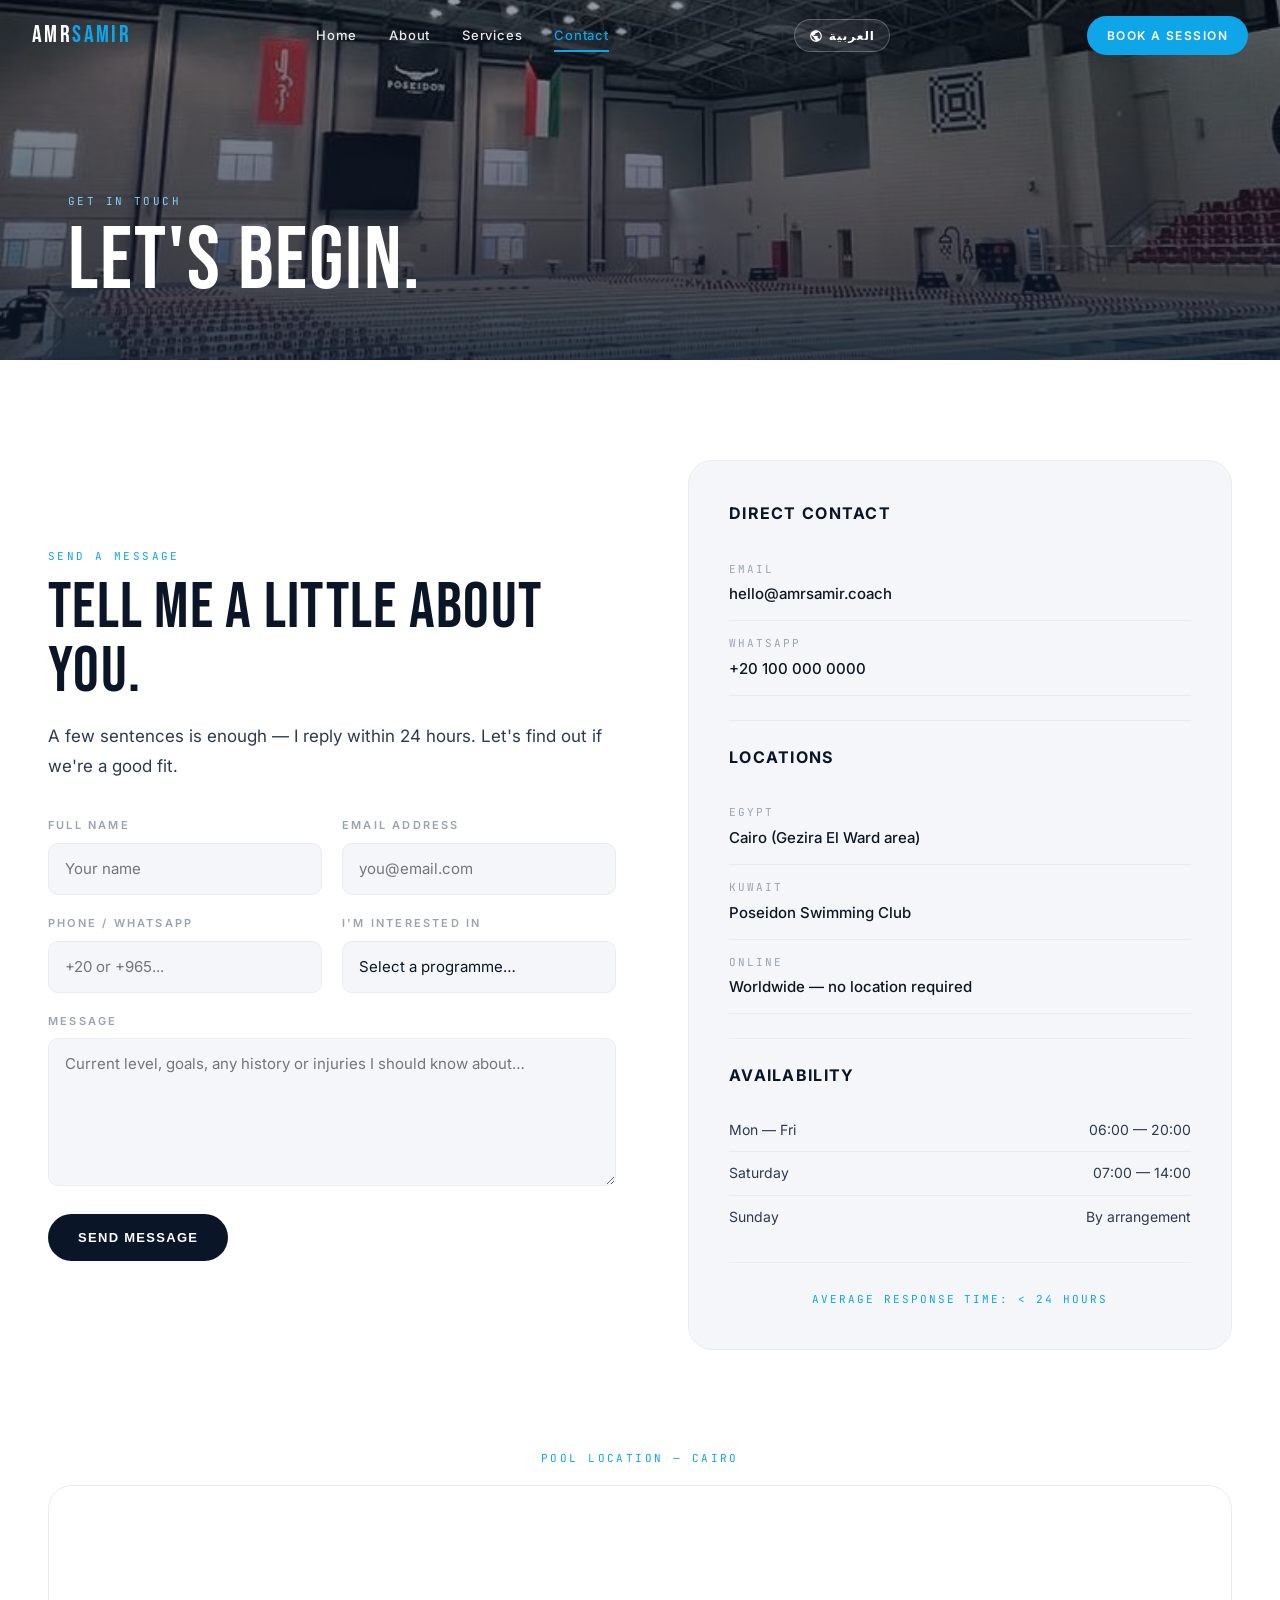
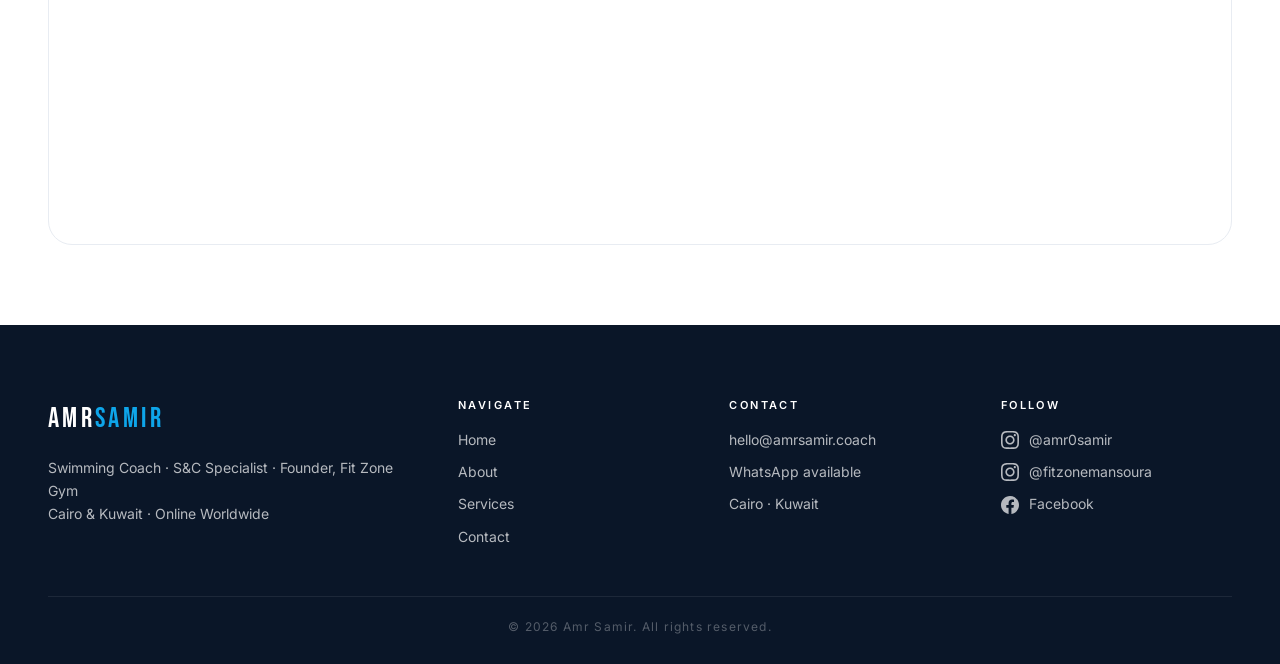
<file: contact.html>
<!doctype html>
<html lang="en">
<head>
<meta charset="utf-8" />
<meta name="viewport" content="width=device-width,initial-scale=1" />
<title>Contact — Amr Samir</title>
<meta name="description" content="Book a session with Amr Samir — swimming coach and S&C specialist based in Kuwait and Cairo." />
<link rel="preconnect" href="https://fonts.googleapis.com">
<link rel="preconnect" href="https://fonts.gstatic.com" crossorigin>
<link href="https://fonts.googleapis.com/css2?family=Bebas+Neue&family=Inter:wght@300;400;500;600;700&family=JetBrains+Mono:wght@400;500&display=swap" rel="stylesheet">
<link href="https://fonts.googleapis.com/css2?family=Cairo:wght@400;500;600;700&display=swap" rel="stylesheet">
<link rel="stylesheet" href="assets/css/styles.css" />
</head>
<body data-page="contact">

<header class="nav">
  <a class="brand" href="index.html">AMR<span>SAMIR</span></a>
  <button class="nav-toggle" aria-label="Menu" id="nav-toggle">
    <span></span><span></span><span></span>
  </button>
  <nav class="links" id="nav-links">
    <a href="index.html" data-i18n="nav.home">Home</a>
    <a href="about.html" data-i18n="nav.about">About</a>
    <a href="services.html" data-i18n="nav.services">Services</a>
    <a href="contact.html" class="active" data-i18n="nav.contact">Contact</a>
  </nav>
  <button class="lang-toggle" id="lang-toggle" aria-label="Toggle language"><svg viewBox="0 0 24 24" aria-hidden="true"><path d="M12 2C6.48 2 2 6.48 2 12s4.48 10 10 10 10-4.48 10-10S17.52 2 12 2zm-1 17.93c-3.95-.49-7-3.85-7-7.93 0-.62.08-1.21.21-1.79L9 15v1c0 1.1.9 2 2 2v1.93zm6.9-2.54c-.26-.81-1-1.39-1.9-1.39h-1v-3c0-.55-.45-1-1-1H8v-2h2c.55 0 1-.45 1-1V7h2c1.1 0 2-.9 2-2v-.41c2.93 1.19 5 4.06 5 7.41 0 2.08-.8 3.97-2.1 5.39z"/></svg><span class="lang-label">العربية</span></button>
  <a class="cta" href="#form" data-i18n="nav.cta">Book a Session</a>
</header>

<section class="page-hero page-hero-sm">
  <img src="public/images/contact.jpg" alt="Get in touch" class="page-hero-img" />
  <div class="page-hero-overlay"></div>
  <div class="page-hero-content">
    <p class="eyebrow" style="color:var(--accent-light)" data-i18n="contact.eyebrow">Get in Touch</p>
    <h1 data-i18n="contact.title">Let's Begin.</h1>
  </div>
</section>

<section class="section-light" id="form">
  <div class="container split">
    <div class="split-text reveal">
      <p class="eyebrow" data-i18n="contact.formEyebrow">Send a Message</p>
      <h2 data-i18n="contact.formTitle">Tell Me a Little About You.</h2>
      <p class="lede" style="margin-bottom:36px" data-i18n="contact.formLede">A few sentences is enough — I reply within 24 hours. Let's find out if we're a good fit.</p>

      <form id="contact-form" class="contact-form" novalidate>
        <div class="form-row">
          <div class="field">
            <label for="name" data-i18n="contact.fName">Full Name</label>
            <input id="name" name="name" type="text" placeholder="Your name" data-i18n-placeholder="contact.fNamePh" required autocomplete="name" />
          </div>
          <div class="field">
            <label for="email" data-i18n="contact.fEmail">Email Address</label>
            <input id="email" name="email" type="email" placeholder="you@email.com" data-i18n-placeholder="contact.fEmailPh" required autocomplete="email" />
          </div>
        </div>
        <div class="form-row">
          <div class="field">
            <label for="phone" data-i18n="contact.fPhone">Phone / WhatsApp</label>
            <input id="phone" name="phone" type="tel" placeholder="+20 or +965..." data-i18n-placeholder="contact.fPhonePh" autocomplete="tel" />
          </div>
          <div class="field">
            <label for="goal" data-i18n="contact.fGoal">I'm Interested In</label>
            <select id="goal" name="goal">
              <option value="" data-i18n="contact.fGoalDefault">Select a programme…</option>
              <option data-i18n="contact.fGoalO1">Private swim lessons</option>
              <option data-i18n="contact.fGoalO2">Strength & conditioning</option>
              <option data-i18n="contact.fGoalO3">Online coaching</option>
              <option data-i18n="contact.fGoalO4">Race / open water prep</option>
              <option data-i18n="contact.fGoalO5">Just an introductory call</option>
            </select>
          </div>
        </div>
        <div class="field">
          <label for="message" data-i18n="contact.fMessage">Message</label>
          <textarea id="message" name="message" rows="5" placeholder="Current level, goals, any history or injuries I should know about…" data-i18n-placeholder="contact.fMessagePh"></textarea>
        </div>
        <div class="form-footer">
          <button type="submit" class="btn btn-dark" data-i18n="contact.fSubmit">Send Message</button>
          <span id="form-status" class="mono form-status"></span>
        </div>
      </form>
    </div>

    <aside class="contact-info reveal" style="animation-delay:.15s">
      <div class="info-card">
        <h3 data-i18n="contact.infoTitle">Direct Contact</h3>
        <div class="info-item">
          <span class="mono" data-i18n="contact.infoEmailLabel">Email</span>
          <a href="mailto:hello@amrsamir.coach">hello@amrsamir.coach</a>
        </div>
        <div class="info-item">
          <span class="mono" data-i18n="contact.infoWhatsappLabel">WhatsApp</span>
          <a href="https://wa.me/201000000000">+20 100 000 0000</a>
        </div>

        <div class="divider" style="margin:24px 0"></div>

        <h3 data-i18n="contact.locTitle">Locations</h3>
        <div class="info-item">
          <span class="mono" data-i18n="contact.locEgyptLabel">Egypt</span>
          <span data-i18n="contact.locEgyptVal">Cairo (Gezira El Ward area)</span>
        </div>
        <div class="info-item">
          <span class="mono" data-i18n="contact.locKuwaitLabel">Kuwait</span>
          <span data-i18n="contact.locKuwaitVal">Poseidon Swimming Club</span>
        </div>
        <div class="info-item">
          <span class="mono" data-i18n="contact.locOnlineLabel">Online</span>
          <span data-i18n="contact.locOnlineVal">Worldwide — no location required</span>
        </div>

        <div class="divider" style="margin:24px 0"></div>

        <h3 data-i18n="contact.hoursTitle">Availability</h3>
        <div class="hours-table">
          <div class="hours-row"><span data-i18n="contact.hMonFri">Mon — Fri</span><span data-i18n="contact.hMonFriV">06:00 — 20:00</span></div>
          <div class="hours-row"><span data-i18n="contact.hSat">Saturday</span><span data-i18n="contact.hSatV">07:00 — 14:00</span></div>
          <div class="hours-row"><span data-i18n="contact.hSun">Sunday</span><span data-i18n="contact.hSunV">By arrangement</span></div>
        </div>

        <div class="divider" style="margin:24px 0"></div>

        <div class="response-note mono">
          <span data-i18n="contact.responseNote">Average response time: &lt; 24 hours</span>
        </div>
      </div>
    </aside>
  </div>
</section>

<!-- MAP -->
<section class="section-map">
  <div class="container reveal">
    <p class="eyebrow center" style="margin-bottom:18px" data-i18n="contact.mapEyebrow">Pool Location — Cairo</p>
    <div class="map-wrap">
      <iframe
        title="Gezira El Ward area, Cairo"
        src="https://www.openstreetmap.org/export/embed.html?bbox=31.20%2C30.02%2C31.27%2C30.07&layer=mapnik"
        loading="lazy"
        referrerpolicy="no-referrer-when-downgrade"></iframe>
    </div>
  </div>
</section>

<footer>
  <div class="container">
    <div class="footer-grid">
      <div class="footer-brand">
        <div class="brand-wordmark">AMR<span>SAMIR</span></div>
        <p data-i18n="footer.tagline">Swimming Coach · S&C Specialist · Founder, Fit Zone Gym<br/>Cairo & Kuwait · Online Worldwide</p>
      </div>
      <div><h4 data-i18n="footer.navigate">Navigate</h4><ul><li><a href="index.html" data-i18n="nav.home">Home</a></li><li><a href="about.html" data-i18n="nav.about">About</a></li><li><a href="services.html" data-i18n="nav.services">Services</a></li><li><a href="contact.html" data-i18n="nav.contact">Contact</a></li></ul></div>
      <div><h4 data-i18n="footer.contact">Contact</h4><ul><li data-i18n="footer.email">hello@amrsamir.coach</li><li data-i18n="footer.whatsapp">WhatsApp available</li><li data-i18n="footer.location">Cairo · Kuwait</li></ul></div>
      <div>
        <h4 data-i18n="footer.follow">Follow</h4>
        <div class="social-links">
          <a class="social-link" href="https://www.instagram.com/amr0samir/" target="_blank" rel="noopener noreferrer">
            <svg viewBox="0 0 24 24" aria-hidden="true"><path d="M12 2.163c3.204 0 3.584.012 4.85.07 3.252.148 4.771 1.691 4.919 4.919.058 1.265.069 1.645.069 4.849 0 3.205-.012 3.584-.069 4.849-.149 3.225-1.664 4.771-4.919 4.919-1.266.058-1.644.07-4.85.07-3.204 0-3.584-.012-4.849-.07-3.26-.149-4.771-1.699-4.919-4.92-.058-1.265-.07-1.644-.07-4.849 0-3.204.013-3.583.07-4.849.149-3.227 1.664-4.771 4.919-4.919 1.266-.057 1.645-.069 4.849-.069zm0-2.163c-3.259 0-3.667.014-4.947.072-4.358.2-6.78 2.618-6.98 6.98-.059 1.281-.073 1.689-.073 4.948 0 3.259.014 3.668.072 4.948.2 4.358 2.618 6.78 6.98 6.98 1.281.058 1.689.072 4.948.072 3.259 0 3.668-.014 4.948-.072 4.354-.2 6.782-2.618 6.979-6.98.059-1.28.073-1.689.073-4.948 0-3.259-.014-3.667-.072-4.947-.196-4.354-2.617-6.78-6.979-6.98-1.281-.059-1.69-.073-4.949-.073zm0 5.838c-3.403 0-6.162 2.759-6.162 6.162s2.759 6.163 6.162 6.163 6.162-2.759 6.162-6.163c0-3.403-2.759-6.162-6.162-6.162zm0 10.162c-2.209 0-4-1.79-4-4 0-2.209 1.791-4 4-4s4 1.791 4 4c0 2.21-1.791 4-4 4zm6.406-11.845c-.796 0-1.441.645-1.441 1.44s.645 1.44 1.441 1.44c.795 0 1.439-.645 1.439-1.44s-.644-1.44-1.439-1.44z"/></svg>
            <span>@amr0samir</span>
          </a>
          <a class="social-link" href="https://www.instagram.com/fitzonemansoura/" target="_blank" rel="noopener noreferrer">
            <svg viewBox="0 0 24 24" aria-hidden="true"><path d="M12 2.163c3.204 0 3.584.012 4.85.07 3.252.148 4.771 1.691 4.919 4.919.058 1.265.069 1.645.069 4.849 0 3.205-.012 3.584-.069 4.849-.149 3.225-1.664 4.771-4.919 4.919-1.266.058-1.644.07-4.85.07-3.204 0-3.584-.012-4.849-.07-3.26-.149-4.771-1.699-4.919-4.92-.058-1.265-.07-1.644-.07-4.849 0-3.204.013-3.583.07-4.849.149-3.227 1.664-4.771 4.919-4.919 1.266-.057 1.645-.069 4.849-.069zm0-2.163c-3.259 0-3.667.014-4.947.072-4.358.2-6.78 2.618-6.98 6.98-.059 1.281-.073 1.689-.073 4.948 0 3.259.014 3.668.072 4.948.2 4.358 2.618 6.78 6.98 6.98 1.281.058 1.689.072 4.948.072 3.259 0 3.668-.014 4.948-.072 4.354-.2 6.782-2.618 6.979-6.98.059-1.28.073-1.689.073-4.948 0-3.259-.014-3.667-.072-4.947-.196-4.354-2.617-6.78-6.979-6.98-1.281-.059-1.69-.073-4.949-.073zm0 5.838c-3.403 0-6.162 2.759-6.162 6.162s2.759 6.163 6.162 6.163 6.162-2.759 6.162-6.163c0-3.403-2.759-6.162-6.162-6.162zm0 10.162c-2.209 0-4-1.79-4-4 0-2.209 1.791-4 4-4s4 1.791 4 4c0 2.21-1.791 4-4 4zm6.406-11.845c-.796 0-1.441.645-1.441 1.44s.645 1.44 1.441 1.44c.795 0 1.439-.645 1.439-1.44s-.644-1.44-1.439-1.44z"/></svg>
            <span>@fitzonemansoura</span>
          </a>
          <a class="social-link" href="https://www.facebook.com/ZeBeBa.SaMiR" target="_blank" rel="noopener noreferrer">
            <svg viewBox="0 0 24 24" aria-hidden="true"><path d="M24 12.073c0-6.627-5.373-12-12-12s-12 5.373-12 12c0 5.99 4.388 10.954 10.125 11.854v-8.385H7.078v-3.47h3.047V9.43c0-3.007 1.792-4.669 4.533-4.669 1.312 0 2.686.235 2.686.235v2.953H15.83c-1.491 0-1.956.925-1.956 1.874v2.25h3.328l-.532 3.47h-2.796v8.385C19.612 23.027 24 18.062 24 12.073z"/></svg>
            <span>Facebook</span>
          </a>
        </div>
      </div>
    </div>
    <div class="footer-legal"><span>© <span id="year"></span> Amr Samir. <span data-i18n="footer.copyright">All rights reserved.</span></span></div>
  </div>
</footer>
<script src="assets/js/i18n.js"></script>
<script src="assets/js/main.js"></script>
</body>
</html>
</file>
<file: assets/css/styles.css>
/* ============================================================
   DESIGN TOKENS
   ============================================================ */
:root {
  --navy:       #0a1628;
  --navy-mid:   #132040;
  --blue:       #1a56a0;
  --blue-light: #2e7dd1;
  --accent:     #0ea5e9;
  --accent-light: #7dd3fc;
  --white:      #ffffff;
  --off-white:  #f4f6fa;
  --grey-light: #e8ecf2;
  --grey:       #9aa3b2;
  --ink:        #0d1724;
  --ink-soft:   #2c3a50;

  --radius-sm:  10px;
  --radius:     16px;
  --radius-lg:  24px;

  --shadow-sm:  0 2px 8px rgba(10,22,40,.08);
  --shadow:     0 8px 32px rgba(10,22,40,.14);
  --shadow-lg:  0 20px 60px rgba(10,22,40,.22);

  --transition: .3s cubic-bezier(.4,0,.2,1);
}

/* ============================================================
   RESET & BASE
   ============================================================ */
*, *::before, *::after { box-sizing: border-box; margin: 0; padding: 0; }
html { scroll-behavior: smooth; font-size: 16px; }
body {
  font-family: "Inter", system-ui, -apple-system, "Segoe UI", Roboto, sans-serif;
  color: var(--ink);
  background: var(--off-white);
  -webkit-font-smoothing: antialiased;
  text-rendering: optimizeLegibility;
  line-height: 1.6;
}
a { color: inherit; text-decoration: none; }
img { display: block; max-width: 100%; }
ul { list-style: none; }

/* ============================================================
   TYPOGRAPHY
   ============================================================ */
h1 {
  font-family: "Bebas Neue", sans-serif;
  font-size: clamp(54px, 9vw, 120px);
  line-height: .95;
  letter-spacing: .02em;
  font-weight: 400;
}
h2 {
  font-family: "Bebas Neue", sans-serif;
  font-size: clamp(32px, 5vw, 64px);
  line-height: 1;
  letter-spacing: .02em;
  font-weight: 400;
  margin-bottom: 18px;
}
h3 {
  font-size: 20px;
  font-weight: 700;
  letter-spacing: -.01em;
  margin-bottom: 10px;
}
h4 { font-size: 14px; font-weight: 600; text-transform: uppercase; letter-spacing: .12em; margin-bottom: 14px; }
.eyebrow {
  font-family: "JetBrains Mono", monospace;
  font-size: 11px;
  letter-spacing: .22em;
  text-transform: uppercase;
  color: var(--accent);
  margin-bottom: 10px;
  display: block;
}
.mono {
  font-family: "JetBrains Mono", monospace;
  font-size: 11px;
  letter-spacing: .18em;
  text-transform: uppercase;
}
.lede {
  font-size: 17px;
  line-height: 1.75;
  color: var(--ink-soft);
  max-width: 58ch;
}
.center-lede { margin-left: auto; margin-right: auto; text-align: center; }
em { font-style: italic; color: var(--accent); }

/* ============================================================
   LAYOUT
   ============================================================ */
.container { max-width: 1240px; margin: 0 auto; padding: 0 24px; }
.center { text-align: center; }
.mt-18 { margin-top: 18px; }
.divider { height: 1px; background: var(--grey-light); }

.split {
  display: grid;
  grid-template-columns: 1fr 1fr;
  gap: 72px;
  align-items: center;
}
.split.reverse > .split-img { order: -1; }
@media (max-width: 900px) {
  .split { grid-template-columns: 1fr; gap: 40px; }
  .split.reverse > .split-img { order: 0; }
}

.grid-3 {
  display: grid;
  grid-template-columns: repeat(3, 1fr);
  gap: 24px;
  margin-top: 48px;
}
.grid-2 {
  display: grid;
  grid-template-columns: repeat(2, 1fr);
  gap: 24px;
  margin-top: 48px;
}
@media (max-width: 900px) { .grid-3, .grid-2 { grid-template-columns: 1fr; } }

/* ============================================================
   SECTIONS
   ============================================================ */
.section-light { padding: 100px 24px; background: var(--white); }
.section-dark  { padding: 100px 24px; background: var(--navy); color: var(--white); }
.section-dark .lede { color: rgba(255,255,255,.72); }
.section-dark h2 { color: var(--white); }
.section-dark .eyebrow { color: var(--accent-light); }
.section-accent { padding: 100px 24px; background: var(--blue); color: var(--white); text-align: center; }
.section-accent h2 { color: var(--white); }
.section-accent .lede { color: rgba(255,255,255,.85); margin: 0 auto; }
.section-map { padding: 0 24px 80px; background: var(--white); }

.section-header { margin-bottom: 0; }
.section-header h2 { color: var(--navy); }
.section-dark .section-header h2 { color: var(--white); }
.section-header.center { text-align: center; }
.section-header.center h2 { margin-top: 8px; }
.section-header.center .lede { margin: 8px auto 0; }
.split-text h2 { color: var(--navy); }
.section-dark .split-text h2 { color: var(--white); }
.page-hero h1 { font-family: "Bebas Neue", sans-serif; }

/* ============================================================
   NAVIGATION
   ============================================================ */
.nav {
  position: fixed; top: 0; left: 0; right: 0; z-index: 100;
  display: flex; align-items: center; justify-content: space-between;
  padding: 16px 32px;
  transition: background var(--transition), box-shadow var(--transition);
}
.nav.solid {
  background: rgba(255,255,255,.97);
  box-shadow: 0 1px 0 var(--grey-light);
}
.brand {
  font-family: "Bebas Neue", sans-serif;
  font-size: 24px;
  letter-spacing: .1em;
  color: var(--white);
  transition: color var(--transition);
}
.brand span { color: var(--accent); }
.nav.solid .brand { color: var(--navy); }

.links {
  display: flex;
  gap: 32px;
}
.links a {
  font-size: 13px;
  font-weight: 500;
  letter-spacing: .06em;
  color: rgba(255,255,255,.9);
  transition: color var(--transition);
  position: relative;
  padding: 4px 0;
}
.nav.solid .links a { color: var(--ink-soft); }
.links a::after {
  content: "";
  position: absolute; bottom: -2px; left: 0; right: 0;
  height: 2px; background: var(--accent);
  transform: scaleX(0); transform-origin: left;
  transition: transform var(--transition);
}
.links a:hover::after, .links a.active::after { transform: scaleX(1); }
.links a:hover, .links a.active { color: var(--accent); }
.nav.solid .links a:hover, .nav.solid .links a.active { color: var(--blue); }

.nav .cta {
  font-size: 12px;
  font-weight: 600;
  letter-spacing: .12em;
  text-transform: uppercase;
  padding: 10px 20px;
  border-radius: 999px;
  background: var(--accent);
  color: var(--white);
  transition: background var(--transition), transform var(--transition);
}
.nav .cta:hover { background: var(--blue-light); transform: translateY(-1px); }

/* hamburger */
.nav-toggle {
  display: none;
  flex-direction: column;
  gap: 5px;
  background: none;
  border: 0;
  cursor: pointer;
  padding: 4px;
}
.nav-toggle span {
  display: block;
  width: 24px;
  height: 2px;
  background: var(--white);
  border-radius: 2px;
  transition: background var(--transition);
}
.nav.solid .nav-toggle span { background: var(--navy); }

@media (max-width: 900px) {
  .nav-toggle { display: flex; }
  .nav .cta { display: none; }
  .links {
    display: none;
    position: absolute; top: 100%; left: 0; right: 0;
    flex-direction: column;
    background: var(--white);
    padding: 20px 32px 28px;
    gap: 18px;
    box-shadow: var(--shadow);
    border-top: 1px solid var(--grey-light);
  }
  .links.open { display: flex; }
  .links a { color: var(--ink); }
}

/* ============================================================
   HERO
   ============================================================ */
.hero {
  position: relative;
  height: 100vh;
  min-height: 680px;
  overflow: hidden;
  color: var(--white);
  display: flex;
  align-items: flex-end;
}
.hero-video, .hero-img {
  position: absolute; inset: 0;
  width: 100%; height: 100%;
  object-fit: cover;
  z-index: 0;
}
/* hide fallback img when video is playing */
.hero-video:not([poster]) + .hero-img { display: none; }

.hero-overlay {
  position: absolute; inset: 0; z-index: 1;
  background: linear-gradient(
    to bottom,
    rgba(10,22,40,.35) 0%,
    rgba(10,22,40,.1)  40%,
    rgba(10,22,40,.75) 100%
  );
}
.hero-inner {
  position: relative; z-index: 2;
  padding: 0 48px 80px;
  max-width: 1240px;
  margin: 0 auto;
  width: 100%;
}
.hero-badge {
  display: inline-flex;
  align-items: center;
  gap: 8px;
  background: rgba(255,255,255,.12);
  border: 1px solid rgba(255,255,255,.2);
  backdrop-filter: blur(8px);
  padding: 8px 16px;
  border-radius: 999px;
  margin-bottom: 20px;
  color: rgba(255,255,255,.9);
}
.hero h1 { color: var(--white); margin-bottom: 14px; }
.hero-sub {
  font-family: "JetBrains Mono", monospace;
  font-size: 12px;
  letter-spacing: .28em;
  text-transform: uppercase;
  color: rgba(255,255,255,.75);
  margin-bottom: 32px;
}
.hero-actions { display: flex; gap: 14px; flex-wrap: wrap; }

.hero-scroll {
  position: absolute;
  right: 48px;
  bottom: 40px;
  z-index: 3;
  display: flex;
  flex-direction: column;
  align-items: center;
  gap: 10px;
  color: rgba(255,255,255,.6);
}
.scroll-line {
  width: 1px;
  height: 48px;
  background: rgba(255,255,255,.4);
  animation: scrollAnim 2s ease-in-out infinite;
}
@keyframes scrollAnim {
  0%, 100% { opacity: .3; transform: scaleY(1); }
  50% { opacity: 1; transform: scaleY(1.3); }
}

@media (max-width: 680px) {
  .hero-inner { padding: 0 24px 64px; }
  .hero-scroll { display: none; }
}

/* ============================================================
   BUTTONS
   ============================================================ */
.btn {
  display: inline-flex;
  align-items: center;
  gap: 8px;
  padding: 14px 28px;
  border-radius: 999px;
  font-size: 13px;
  font-weight: 600;
  letter-spacing: .1em;
  text-transform: uppercase;
  transition: transform var(--transition), background var(--transition), color var(--transition), box-shadow var(--transition);
  border: 2px solid transparent;
  cursor: pointer;
}
.btn:hover { transform: translateY(-2px); }
.btn-primary { background: var(--accent); color: var(--white); }
.btn-primary:hover { background: var(--blue-light); box-shadow: 0 8px 24px rgba(14,165,233,.4); }
.btn-ghost { background: rgba(255,255,255,.12); color: var(--white); border-color: rgba(255,255,255,.35); backdrop-filter: blur(4px); }
.btn-ghost:hover { background: rgba(255,255,255,.22); }
.btn-dark { background: var(--navy); color: var(--white); }
.btn-dark:hover { background: var(--blue); box-shadow: var(--shadow); }
.btn-light { background: var(--white); color: var(--navy); }
.btn-light:hover { background: var(--off-white); box-shadow: var(--shadow); }
.btn-outline { background: transparent; color: var(--white); border-color: rgba(255,255,255,.4); }
.btn-outline:hover { background: rgba(255,255,255,.1); border-color: var(--white); }

/* ============================================================
   STATS BAR
   ============================================================ */
.stats-bar {
  background: var(--navy);
  padding: 0 24px;
  border-bottom: 1px solid rgba(255,255,255,.08);
}
.stats-row {
  display: flex;
  align-items: stretch;
  justify-content: space-around;
  gap: 0;
}
.stat {
  padding: 32px 24px;
  text-align: center;
  color: var(--white);
}
.stat strong {
  display: block;
  font-family: "Bebas Neue", sans-serif;
  font-size: 44px;
  line-height: 1;
  color: var(--accent-light);
  letter-spacing: .04em;
}
.stat span {
  font-size: 11px;
  letter-spacing: .18em;
  text-transform: uppercase;
  color: rgba(255,255,255,.5);
  margin-top: 6px;
  display: block;
}
.stat-divider {
  width: 1px;
  background: rgba(255,255,255,.1);
  align-self: stretch;
  margin: 20px 0;
}
@media (max-width: 680px) {
  .stats-row { flex-wrap: wrap; }
  .stat-divider { display: none; }
  .stat { flex: 0 0 50%; }
}

/* ============================================================
   IMAGES
   ============================================================ */
.img-rounded {
  border-radius: var(--radius-lg);
  width: 100%;
  aspect-ratio: 4/5;
  object-fit: cover;
  box-shadow: var(--shadow-lg);
}
.split-img { position: relative; }
.img-badge {
  position: absolute;
  bottom: -16px;
  right: -16px;
  background: var(--white);
  border-radius: var(--radius);
  padding: 16px 20px;
  box-shadow: var(--shadow);
  display: flex;
  flex-direction: column;
  gap: 4px;
}
.img-badge span { font-size: 10px; color: var(--grey); letter-spacing: .2em; }
.img-badge strong { font-size: 14px; font-weight: 700; color: var(--navy); }
@media (max-width: 900px) { .img-badge { display: none; } }

/* ============================================================
   PAGE HERO (interior pages)
   ============================================================ */
.page-hero {
  position: relative;
  height: 52vh;
  min-height: 420px;
  display: flex;
  align-items: flex-end;
  color: var(--white);
  overflow: hidden;
}
.page-hero-sm { height: 40vh; min-height: 320px; }

/* ---- Services full-viewport video hero ---- */
.svc-hero {
  position: relative;
  top: 0;
  left: 0;
  width: 100%;
  height: 100vh;        /* fallback */
  height: 100svh;       /* mobile-safe full viewport */
  min-height: 100vh;
  min-height: 100svh;
  margin: 0;
  padding: 0;
  display: flex;
  align-items: center;
  justify-content: center;
  overflow: hidden;
  color: var(--white);
}

/* Video fills the hero on every device — no gaps, no black bars */
.svc-hero-video {
  position: absolute;
  inset: 0;
  top: 0;
  left: 0;
  right: 0;
  bottom: 0;
  display: block;
  width: 100%;
  height: 100%;
  max-width: none;
  max-height: none;
  margin: 0;
  padding: 0;
  border: 0;
  object-fit: cover;
  object-position: center center;
  z-index: 0;
  pointer-events: none;
}

.svc-hero-overlay {
  position: absolute; inset: 0; z-index: 1;
  background:
    linear-gradient(to bottom,
      rgba(10,22,40,.50) 0%,
      rgba(10,22,40,.70) 55%,
      rgba(10,22,40,.90) 100%);
}
.svc-hero-content {
  position: relative; z-index: 2;
  text-align: center;
  padding: 0 24px;
  max-width: 860px;
  width: 100%;
}
.svc-hero-eyebrow {
  color: var(--accent-light);
  margin-bottom: 16px;
}
.svc-hero-title {
  font-family: "Bebas Neue", sans-serif;
  font-size: clamp(48px, 10vw, 128px);
  line-height: .95;
  color: var(--white);
  letter-spacing: .02em;
  margin: 0 0 20px;
  text-shadow: 0 2px 32px rgba(0,0,0,.55);
}
.svc-hero-sub {
  font-size: 13px;
  letter-spacing: .18em;
  color: rgba(255,255,255,.78);
  text-transform: uppercase;
  font-family: "JetBrains Mono", monospace;
  margin-bottom: 36px;
}
.svc-hero .hero-scroll {
  position: absolute;
  bottom: 32px; left: 50%;
  transform: translateX(-50%);
  z-index: 3;
}

/* ---- Tablet: 769–1023px ---- */
@media (min-width: 769px) and (max-width: 1023px) {
  .svc-hero-title { font-size: clamp(60px, 10vw, 96px); }
  .svc-hero-sub { font-size: 12px; }
  .svc-hero .hero-scroll { bottom: 24px; }
}

/* ---- Mobile: ≤ 768px ---- */
@media (max-width: 768px) {
  .svc-hero-content { padding: 0 20px; max-width: 100%; }
  .svc-hero-eyebrow { font-size: 11px; letter-spacing: .22em; margin-bottom: 14px; }
  .svc-hero-title { font-size: clamp(44px, 13vw, 72px); line-height: .92; margin: 0 0 18px; }
  .svc-hero-sub { display: none; }
  .svc-hero-content .btn {
    display: inline-block;
    padding: 14px 28px;
    font-size: 14px;
    min-height: 48px;
    min-width: 200px;
  }
  .svc-hero .hero-scroll { bottom: 20px; }
  .svc-hero-overlay {
    background:
      linear-gradient(to bottom,
        rgba(10,22,40,.58) 0%,
        rgba(10,22,40,.78) 55%,
        rgba(10,22,40,.94) 100%);
  }
}
.page-hero-img {
  position: absolute; inset: 0;
  width: 100%; height: 100%;
  object-fit: cover; z-index: 0;
}
.page-hero-overlay {
  position: absolute; inset: 0; z-index: 1;
  background: linear-gradient(to bottom, rgba(10,22,40,.4) 0%, rgba(10,22,40,.8) 100%);
}
.page-hero-content {
  position: relative; z-index: 2;
  padding: 0 48px 56px;
  max-width: 1240px;
  margin: 0 auto;
  width: 100%;
}
.page-hero h1 { font-size: clamp(42px, 7vw, 88px); color: var(--white); }
.page-hero .hero-sub { font-size: 13px; letter-spacing: .18em; color: rgba(255,255,255,.8); margin-top: 8px; font-family: "JetBrains Mono", monospace; text-transform: uppercase; }
@media (max-width: 680px) { .page-hero-content { padding: 0 24px 40px; } }

/* ============================================================
   SERVICE CARDS (home preview)
   ============================================================ */
.service-card {
  background: rgba(255,255,255,.06);
  border: 1px solid rgba(255,255,255,.1);
  border-radius: var(--radius-lg);
  padding: 36px 28px;
  transition: background var(--transition), transform var(--transition), border-color var(--transition);
}
.service-card:hover {
  background: rgba(255,255,255,.1);
  border-color: var(--accent);
  transform: translateY(-4px);
}
.service-icon { font-size: 36px; margin-bottom: 16px; }
.service-card h3 { color: var(--white); font-size: 20px; }
.service-card p { color: rgba(255,255,255,.65); font-size: 15px; line-height: 1.65; margin-top: 6px; }
.card-link { display: inline-block; margin-top: 20px; font-size: 13px; font-weight: 600; color: var(--accent-light); letter-spacing: .06em; transition: color var(--transition); }
.card-link:hover { color: var(--white); }

/* ============================================================
   TESTIMONIALS
   ============================================================ */
.testimonial {
  background: rgba(255,255,255,.05);
  border: 1px solid rgba(255,255,255,.1);
  border-radius: var(--radius-lg);
  padding: 36px;
  font-size: 18px;
  line-height: 1.6;
  font-style: italic;
  color: rgba(255,255,255,.88);
}
.testimonial cite {
  display: block;
  margin-top: 20px;
  font-style: normal;
  color: var(--accent-light);
}
.big-quote {
  font-family: "Bebas Neue", sans-serif;
  font-size: clamp(28px, 4vw, 48px);
  line-height: 1.15;
  letter-spacing: .02em;
  max-width: 720px;
  margin: 0 auto 20px;
  color: var(--white);
  text-align: center;
}
.big-quote + cite {
  display: block;
  text-align: center;
  color: rgba(255,255,255,.7);
}

/* ============================================================
   TIMELINE (about page)
   ============================================================ */
.timeline {
  position: relative;
  padding-left: 24px;
  margin-top: 56px;
  max-width: 920px;
  margin-left: auto;
  margin-right: auto;
}
.timeline::before {
  content: "";
  position: absolute;
  left: 6px; top: 6px; bottom: 6px;
  width: 2px;
  background: linear-gradient(to bottom, var(--accent), rgba(14,165,233,.1));
}
.timeline-item {
  position: relative;
  display: grid;
  grid-template-columns: 160px 1fr;
  gap: 32px;
  padding: 0 0 44px 24px;
  align-items: start;
}
.timeline-item:last-child { padding-bottom: 0; }
.timeline-item::before {
  content: "";
  position: absolute;
  left: -6px; top: 6px;
  width: 14px; height: 14px;
  border-radius: 50%;
  background: var(--accent);
  box-shadow: 0 0 0 4px rgba(14,165,233,.2), 0 0 0 1px var(--navy);
}
.timeline-year {
  font-family: "JetBrains Mono", monospace;
  font-size: 11px;
  letter-spacing: .15em;
  color: var(--accent-light);
  padding-top: 4px;
  text-transform: uppercase;
}
.timeline-content h3 { color: var(--white); margin-bottom: 4px; font-size: 18px; }
.timeline-content p { color: rgba(255,255,255,.65); font-size: 15px; line-height: 1.65; margin-top: 8px; }
.location { color: var(--accent-light) !important; margin-bottom: 6px; }
@media (max-width: 680px) {
  .timeline-item { grid-template-columns: 1fr; gap: 6px; }
}

/* ============================================================
   SKILLS GRID
   ============================================================ */
.skills-grid {
  display: grid;
  grid-template-columns: repeat(3, 1fr);
  gap: 24px;
  margin-top: 56px;
}
@media (max-width: 900px) { .skills-grid { grid-template-columns: 1fr 1fr; } }
@media (max-width: 600px) { .skills-grid { grid-template-columns: 1fr; } }

.skill-card {
  background: var(--off-white);
  border: 1px solid var(--grey-light);
  border-radius: var(--radius-lg);
  padding: 32px;
  transition: box-shadow var(--transition), transform var(--transition), border-color var(--transition);
}
.skill-card:hover {
  box-shadow: var(--shadow);
  transform: translateY(-3px);
  border-color: var(--accent);
}
.skill-icon { font-size: 32px; margin-bottom: 14px; }
.skill-card h3 { font-size: 17px; color: var(--navy); }
.skill-card p { font-size: 14px; line-height: 1.7; color: var(--ink-soft); margin-top: 8px; }

/* ============================================================
   SERVICE DETAIL (services page)
   ============================================================ */
.service-detail {
  display: grid;
  grid-template-columns: 48px 1fr 380px;
  gap: 48px;
  align-items: start;
  padding: 64px 0;
}
.service-detail.reverse {
  grid-template-columns: 48px 380px 1fr;
}
.service-detail-num {
  font-size: 12px;
  color: var(--grey);
  padding-top: 6px;
}
.service-detail h3 {
  font-family: "Bebas Neue", sans-serif;
  font-size: 36px;
  font-weight: 400;
  color: var(--navy);
  letter-spacing: .03em;
  margin-bottom: 12px;
}
.service-detail .lede { margin-bottom: 24px; }

.feature-list {
  display: flex;
  flex-direction: column;
  gap: 0;
  margin-bottom: 28px;
}
.feature-list li {
  padding: 10px 0;
  border-bottom: 1px solid var(--grey-light);
  font-size: 14px;
  color: var(--ink-soft);
  display: flex;
  align-items: center;
  gap: 10px;
}
.feature-list li::before {
  content: "✓";
  color: var(--accent);
  font-weight: 700;
  flex-shrink: 0;
}
@media (max-width: 1100px) {
  .service-detail, .service-detail.reverse {
    grid-template-columns: 1fr;
    gap: 24px;
  }
  .service-detail-num { display: none; }
  .service-detail-img { order: -1; }
  .service-detail.reverse .service-detail-img { order: -1; }
  .img-rounded { aspect-ratio: 16/9; }
}

/* ============================================================
   PRICING (services page)
   ============================================================ */
.pricing-grid {
  display: grid;
  grid-template-columns: repeat(3, 1fr);
  gap: 24px;
  margin-top: 56px;
  align-items: stretch;
}
@media (max-width: 900px) { .pricing-grid { grid-template-columns: 1fr; } }

.pricing-card {
  background: rgba(255,255,255,.05);
  border: 1px solid rgba(255,255,255,.12);
  border-radius: var(--radius-lg);
  padding: 36px;
  display: flex;
  flex-direction: column;
  gap: 0;
  position: relative;
  transition: transform var(--transition), border-color var(--transition);
}
.pricing-card:hover { transform: translateY(-4px); border-color: rgba(255,255,255,.25); }
.pricing-card.featured {
  background: var(--accent);
  border-color: var(--accent);
  transform: scale(1.03);
}
.pricing-card.featured:hover { transform: scale(1.03) translateY(-4px); }
.featured-badge {
  position: absolute;
  top: -12px;
  left: 50%;
  transform: translateX(-50%);
  background: var(--white);
  color: var(--blue);
  padding: 4px 14px;
  border-radius: 999px;
  font-size: 10px;
  letter-spacing: .18em;
  white-space: nowrap;
}
.pricing-tier { color: rgba(255,255,255,.6); margin-bottom: 6px; }
.pricing-card h3 { color: var(--white); font-size: 22px; font-family: "Bebas Neue", sans-serif; letter-spacing: .04em; font-weight: 400; }
.price {
  font-family: "Bebas Neue", sans-serif;
  font-size: 56px;
  letter-spacing: .02em;
  color: var(--white);
  line-height: 1;
  margin: 16px 0;
}
.price span { font-size: 16px; font-family: "Inter", sans-serif; color: rgba(255,255,255,.6); letter-spacing: .1em; text-transform: uppercase; }
.pricing-card ul { flex: 1; margin-bottom: 28px; }
.pricing-card li {
  padding: 10px 0;
  border-bottom: 1px solid rgba(255,255,255,.12);
  font-size: 14px;
  color: rgba(255,255,255,.8);
  display: flex;
  align-items: center;
  gap: 8px;
}
.pricing-card li::before { content: "—"; color: rgba(255,255,255,.4); }

/* ============================================================
   PROCESS STEPS (services page)
   ============================================================ */
.process-steps {
  display: flex;
  flex-direction: column;
  gap: 0;
  margin-top: 56px;
  border: 1px solid var(--grey-light);
  border-radius: var(--radius-lg);
  overflow: hidden;
}
.process-step {
  display: grid;
  grid-template-columns: 120px 1fr;
  border-bottom: 1px solid var(--grey-light);
  transition: background var(--transition);
}
.process-step:last-child { border-bottom: 0; }
.process-step:hover { background: var(--off-white); }
.step-num {
  padding: 28px 24px;
  font-family: "Bebas Neue", sans-serif;
  font-size: 24px;
  letter-spacing: .06em;
  color: var(--accent);
  border-right: 1px solid var(--grey-light);
  display: flex;
  align-items: center;
}
.step-body { padding: 28px 32px; }
.step-body h4 { font-size: 16px; font-weight: 700; color: var(--navy); margin-bottom: 6px; letter-spacing: -.01em; text-transform: none; }
.step-body p { font-size: 14px; color: var(--ink-soft); line-height: 1.65; }
@media (max-width: 600px) {
  .process-step { grid-template-columns: 80px 1fr; }
  .step-num { font-size: 18px; padding: 20px 16px; }
  .step-body { padding: 20px; }
}

/* ============================================================
   CONTACT FORM
   ============================================================ */
.contact-form { display: flex; flex-direction: column; gap: 20px; }
.form-row { display: grid; grid-template-columns: 1fr 1fr; gap: 20px; }
@media (max-width: 680px) { .form-row { grid-template-columns: 1fr; } }

.field { display: flex; flex-direction: column; gap: 8px; }
.field label {
  font-size: 11px;
  font-weight: 600;
  letter-spacing: .2em;
  text-transform: uppercase;
  color: var(--grey);
}
.field input, .field textarea, .field select {
  background: var(--off-white);
  border: 1.5px solid var(--grey-light);
  border-radius: var(--radius-sm);
  padding: 13px 16px;
  font: inherit;
  font-size: 15px;
  color: var(--ink);
  outline: none;
  transition: border-color var(--transition), box-shadow var(--transition);
  -webkit-appearance: none;
}
.field input:focus, .field textarea:focus, .field select:focus {
  border-color: var(--accent);
  box-shadow: 0 0 0 3px rgba(14,165,233,.15);
}
.field textarea { resize: vertical; min-height: 130px; }
.form-footer { display: flex; align-items: center; gap: 20px; margin-top: 8px; }
.form-status { color: var(--accent); }

/* ============================================================
   CONTACT INFO CARD
   ============================================================ */
.info-card {
  background: var(--off-white);
  border: 1px solid var(--grey-light);
  border-radius: var(--radius-lg);
  padding: 40px;
}
.info-card h3 { font-size: 16px; font-weight: 700; color: var(--navy); margin-bottom: 20px; text-transform: uppercase; letter-spacing: .08em; }
.info-item {
  display: flex;
  flex-direction: column;
  gap: 4px;
  padding: 14px 0;
  border-bottom: 1px solid var(--grey-light);
}
.info-item:last-child { border-bottom: 0; }
.info-item span.mono { color: var(--grey); }
.info-item a, .info-item span:last-child { font-size: 15px; color: var(--ink); font-weight: 500; }
.info-item a:hover { color: var(--blue); }
.hours-table { display: flex; flex-direction: column; gap: 0; }
.hours-row {
  display: flex;
  justify-content: space-between;
  padding: 10px 0;
  border-bottom: 1px solid var(--grey-light);
  font-size: 14px;
  color: var(--ink-soft);
}
.hours-row:last-child { border-bottom: 0; }
.response-note { color: var(--accent); text-align: center; padding-top: 4px; }

/* ============================================================
   MAP
   ============================================================ */
.map-wrap {
  border-radius: var(--radius-lg);
  overflow: hidden;
  border: 1px solid var(--grey-light);
  height: 360px;
}
.map-wrap iframe { width: 100%; height: 100%; border: 0; display: block; }

/* ============================================================
   FOOTER
   ============================================================ */
footer {
  background: var(--navy);
  color: rgba(255,255,255,.7);
  padding: 72px 24px 28px;
}
.footer-grid {
  display: grid;
  grid-template-columns: 1.6fr 1fr 1fr 1fr;
  gap: 40px;
  max-width: 1240px;
  margin: 0 auto 48px;
}
@media (max-width: 900px) {
  .footer-grid { grid-template-columns: 1fr 1fr; }
}
@media (max-width: 500px) {
  .footer-grid { grid-template-columns: 1fr; }
}
.footer-brand { display: flex; flex-direction: column; gap: 14px; }
.brand-wordmark {
  font-family: "Bebas Neue", sans-serif;
  font-size: 28px;
  letter-spacing: .12em;
  color: var(--white);
}
.brand-wordmark span { color: var(--accent); }
.footer-brand p { font-size: 14px; line-height: 1.65; }
footer h4 { color: var(--white); font-size: 11px; letter-spacing: .22em; }
footer ul { display: flex; flex-direction: column; gap: 10px; }
footer li { font-size: 14px; }
footer a:hover { color: var(--white); }

/* Social icons in footer */
.social-links {
  display: flex;
  flex-direction: column;
  gap: 10px;
}
.social-link {
  display: flex;
  align-items: center;
  gap: 10px;
  font-size: 14px;
  color: rgba(255,255,255,.7);
  transition: color var(--transition), transform var(--transition);
}
.social-link:hover {
  color: var(--white);
  transform: translateX(3px);
}
.social-link svg {
  width: 18px;
  height: 18px;
  flex-shrink: 0;
  fill: currentColor;
  transition: fill var(--transition);
}
.social-link:hover svg { fill: var(--accent-light); }
.footer-legal {
  max-width: 1240px;
  margin: 0 auto;
  padding-top: 20px;
  border-top: 1px solid rgba(255,255,255,.08);
  font-size: 12px;
  letter-spacing: .1em;
  color: rgba(255,255,255,.3);
  text-align: center;
}

/* ============================================================
   SCROLL REVEAL ANIMATIONS
   ============================================================ */
.reveal, .reveal-up {
  opacity: 0;
  transform: translateY(20px);
  transition: opacity .7s ease, transform .7s ease;
}
.reveal-up { transition-duration: .9s; }
.reveal.in, .reveal-up.in {
  opacity: 1;
  transform: none;
}

/* ensure static content is visible with no-JS */
@media (prefers-reduced-motion: reduce) {
  .reveal, .reveal-up { opacity: 1; transform: none; transition: none; }
}

/* ============================================================
   LANGUAGE TOGGLE BUTTON
   ============================================================ */
.lang-toggle {
  display: inline-flex;
  align-items: center;
  gap: 6px;
  background: rgba(255,255,255,.08);
  border: 1px solid rgba(255,255,255,.25);
  color: var(--white);
  font-size: 12px;
  font-weight: 600;
  letter-spacing: .08em;
  padding: 8px 14px;
  border-radius: 999px;
  cursor: pointer;
  transition: background var(--transition), border-color var(--transition), color var(--transition), transform var(--transition);
  font-family: "Inter", system-ui, sans-serif;
  margin-inline-end: 12px;
}
.lang-toggle:hover {
  background: rgba(255,255,255,.18);
  border-color: var(--white);
  transform: translateY(-1px);
}
.lang-toggle svg {
  width: 14px;
  height: 14px;
  fill: currentColor;
  flex-shrink: 0;
}
.nav.solid .lang-toggle {
  color: var(--navy);
  background: transparent;
  border-color: var(--grey-light);
}
.nav.solid .lang-toggle:hover {
  background: var(--off-white);
  border-color: var(--accent);
  color: var(--accent);
}
@media (max-width: 900px) {
  .lang-toggle { margin-inline-end: 8px; padding: 6px 10px; font-size: 11px; }
}

/* ============================================================
   RTL ADJUSTMENTS
   ============================================================ */
[dir="rtl"] body {
  font-family: "Cairo", "Inter", system-ui, "Segoe UI", Tahoma, sans-serif;
}
[dir="rtl"] h1, [dir="rtl"] h2, [dir="rtl"] .price, [dir="rtl"] .stat strong,
[dir="rtl"] .step-num, [dir="rtl"] .brand, [dir="rtl"] .brand-wordmark {
  font-family: "Cairo", "Inter", sans-serif;
  font-weight: 700;
  letter-spacing: 0;
}
[dir="rtl"] .mono, [dir="rtl"] .eyebrow, [dir="rtl"] .timeline-year,
[dir="rtl"] .pricing-tier, [dir="rtl"] .featured-badge,
[dir="rtl"] .response-note, [dir="rtl"] .form-status,
[dir="rtl"] .hero-sub, [dir="rtl"] .hero-badge .mono {
  letter-spacing: 0;
  font-family: "Cairo", "Inter", sans-serif;
  text-transform: none;
}
[dir="rtl"] .scroll-hint, [dir="rtl"] .footer-legal,
[dir="rtl"] footer h4, [dir="rtl"] .field label,
[dir="rtl"] .info-card h3, [dir="rtl"] .featured-badge,
[dir="rtl"] .stat span {
  letter-spacing: 0;
}
[dir="rtl"] .lede { max-width: 60ch; }

/* Flip directional borders / margins where needed */
[dir="rtl"] .timeline { padding-left: 0; padding-right: 24px; }
[dir="rtl"] .timeline::before { left: auto; right: 6px; }
[dir="rtl"] .timeline-item { padding: 0 24px 44px 0; }
[dir="rtl"] .timeline-item::before { left: auto; right: -6px; }

[dir="rtl"] .img-badge { right: auto; left: -16px; }

[dir="rtl"] .step-num { border-right: 0; border-left: 1px solid var(--grey-light); }

[dir="rtl"] .feature-list li::before { content: "✓"; }
[dir="rtl"] .pricing-card li::before { content: "—"; }

[dir="rtl"] .card-link::after { content: " ←"; }
[dir="rtl"] .card-link { /* arrow direction handled via translation text */ }

[dir="rtl"] .social-link:hover { transform: translateX(-3px); }
[dir="rtl"] .scroll-line { /* same */ }
[dir="rtl"] .hero-scroll { right: auto; left: 48px; }

[dir="rtl"] .nav { direction: rtl; }
[dir="rtl"] .links a::after { transform-origin: right; }

[dir="rtl"] .hero-inner, [dir="rtl"] .page-hero-content { text-align: right; }
[dir="rtl"] .center, [dir="rtl"] .section-header.center,
[dir="rtl"] .big-quote, [dir="rtl"] .big-quote + cite {
  text-align: center;
}

/* mobile menu in RTL */
[dir="rtl"] .links { text-align: right; }
</file>
